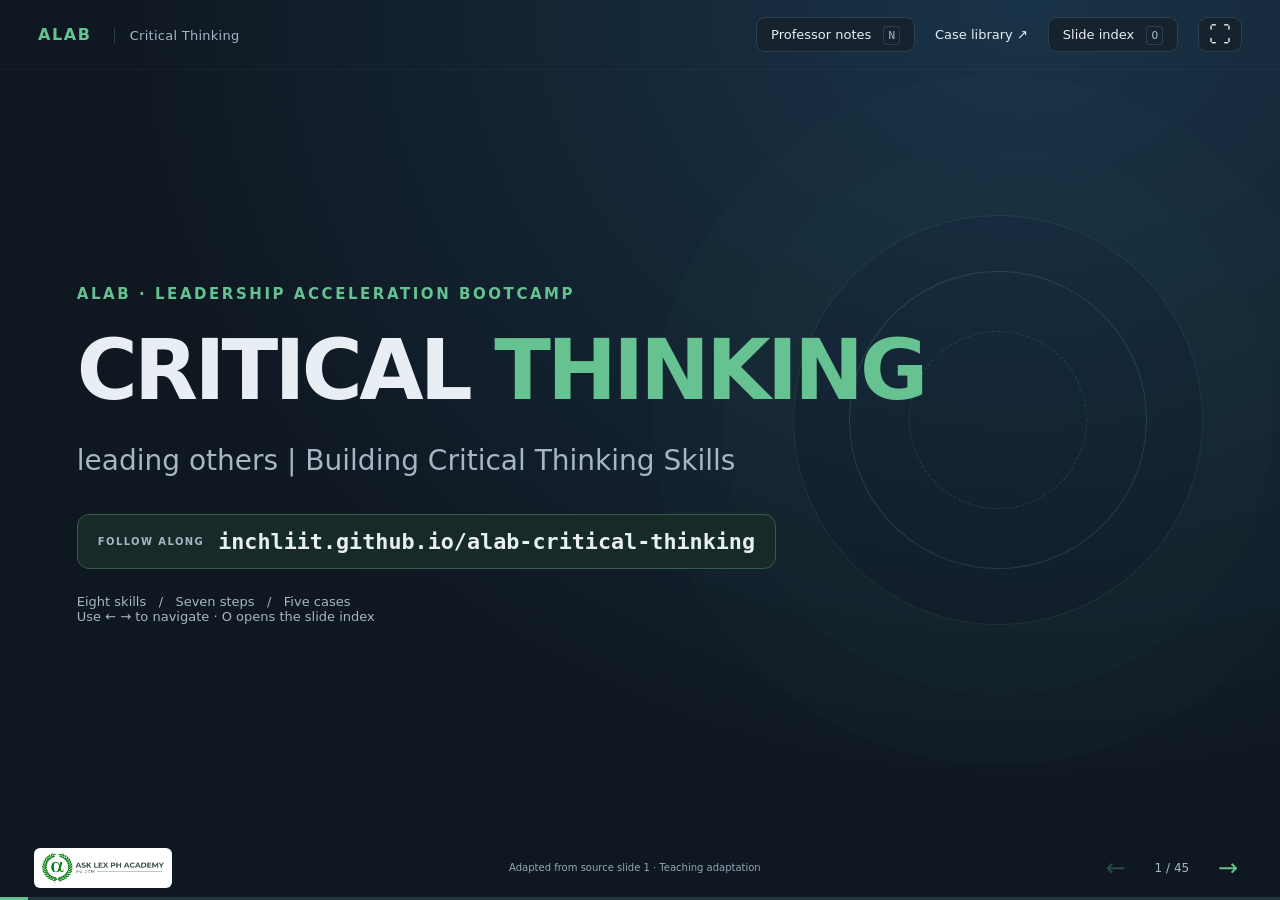
<file: index.html>
<!doctype html>
<html lang="en">
<head><meta charset="utf-8"><meta name="viewport" content="width=device-width,initial-scale=1"><meta name="description" content="ALAB Critical Thinking: 45 slides, eight skills, seven steps, and five student cases."><title>ALAB · Building Critical Thinking Skills</title><link rel="stylesheet" href="style.css"></head>
<body class="presentation">
<header class="deck-header"><a class="brand" href="#/title">ALAB <span>Critical Thinking</span></a><nav><a href="cases.html">Case library ↗</a><button id="overview" aria-haspopup="dialog">Slide index <span class="key">O</span></button><button id="fullscreen" aria-label="Toggle fullscreen" title="Fullscreen (F)">⛶</button></nav></header>
<main id="slide" tabindex="-1" aria-label="Presentation slide"></main>
<footer class="deck-footer"><img src="assets/logo.png" alt="Ask Lex PH Academy"><span id="source-label"></span><div class="navigation"><button id="prev" aria-label="Previous slide">←</button><span id="count" aria-live="polite"></span><button id="next" aria-label="Next slide">→</button></div></footer>
<div class="progress" aria-hidden="true"><div id="progress"></div></div>
<dialog id="index-dialog" aria-labelledby="index-title"><div class="dialog-heading"><h2 id="index-title">Your session map</h2><button id="close-index" aria-label="Close slide index">✕</button></div><p>Jump to any slide. Arrow keys move through the deck.</p><div id="slide-index"></div></dialog>
<noscript><p class="noscript">Please enable JavaScript to view the slides, or <a href="cases.html">read the student case library</a>.</p></noscript>
<script src="data.js"></script><script src="professor-notes.enc.js"></script><script src="deck.js"></script><script src="professor-notes.js"></script>
</body></html>
</file>
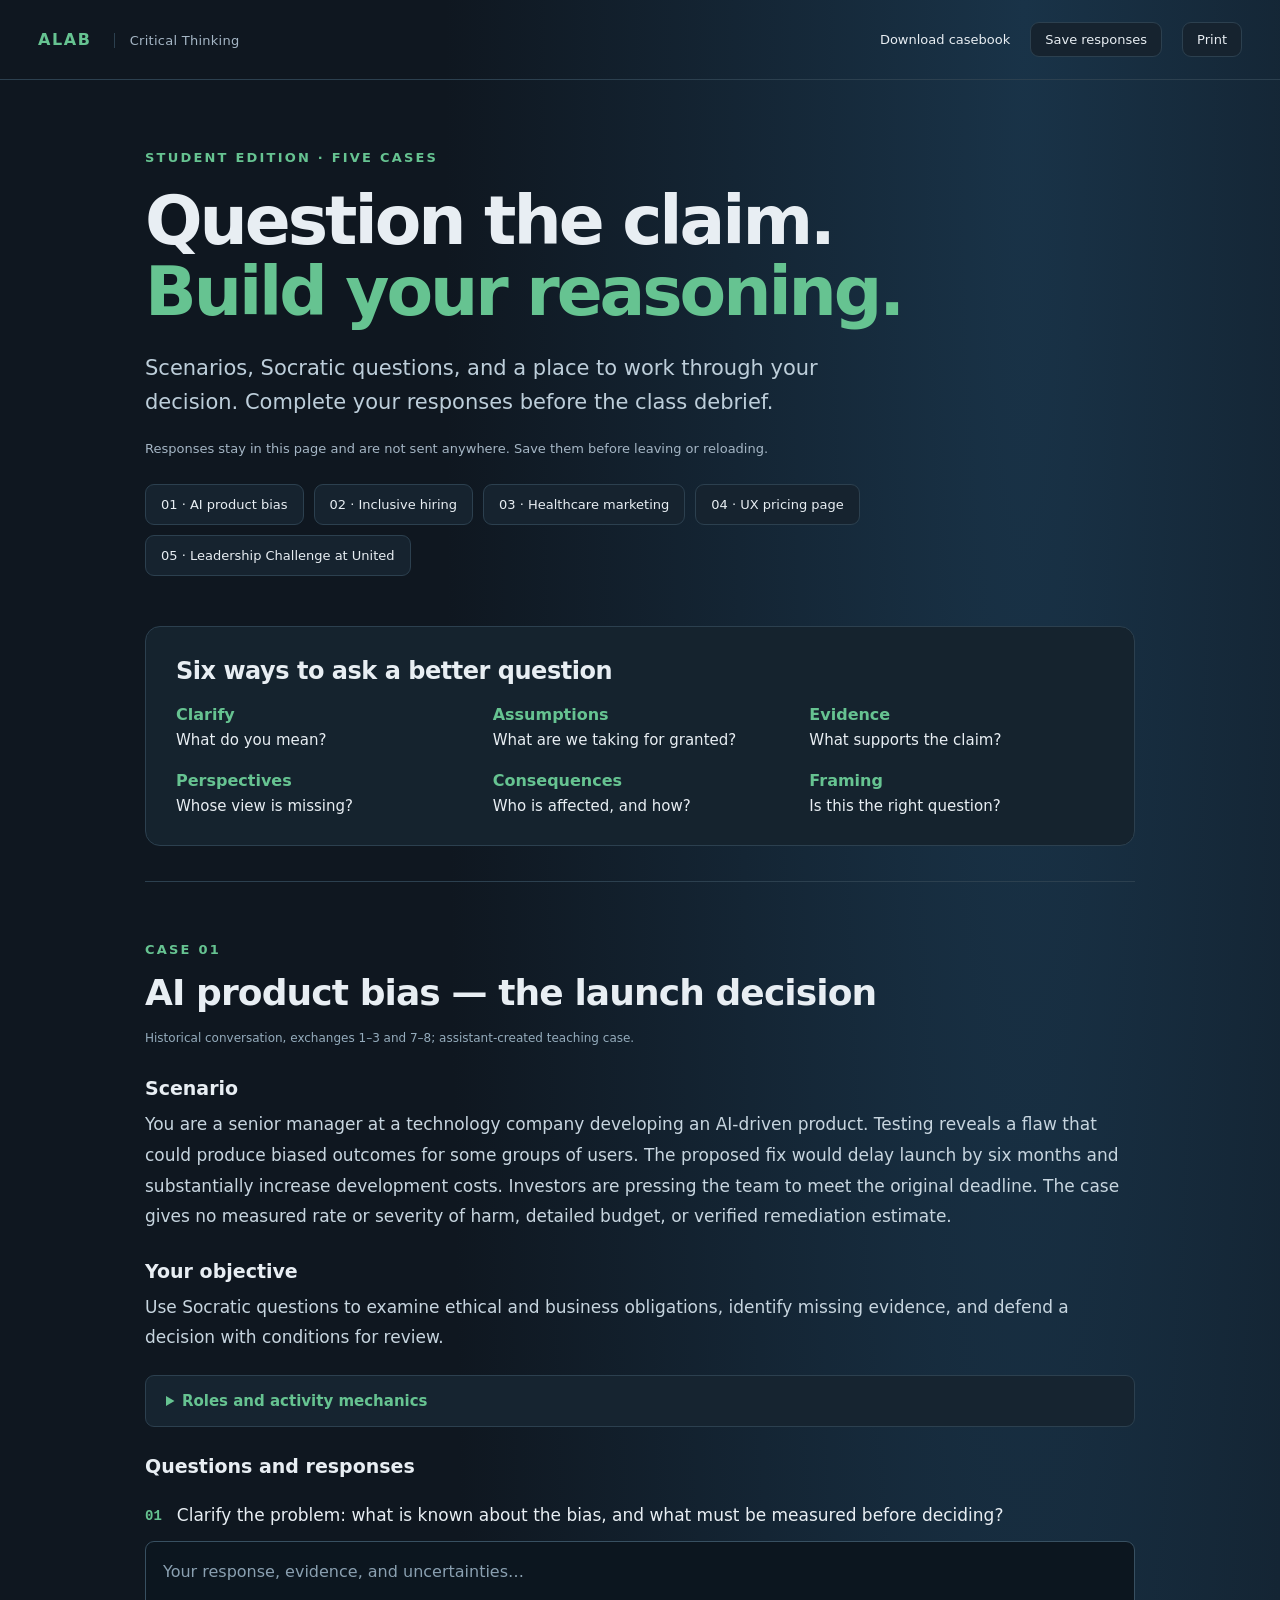
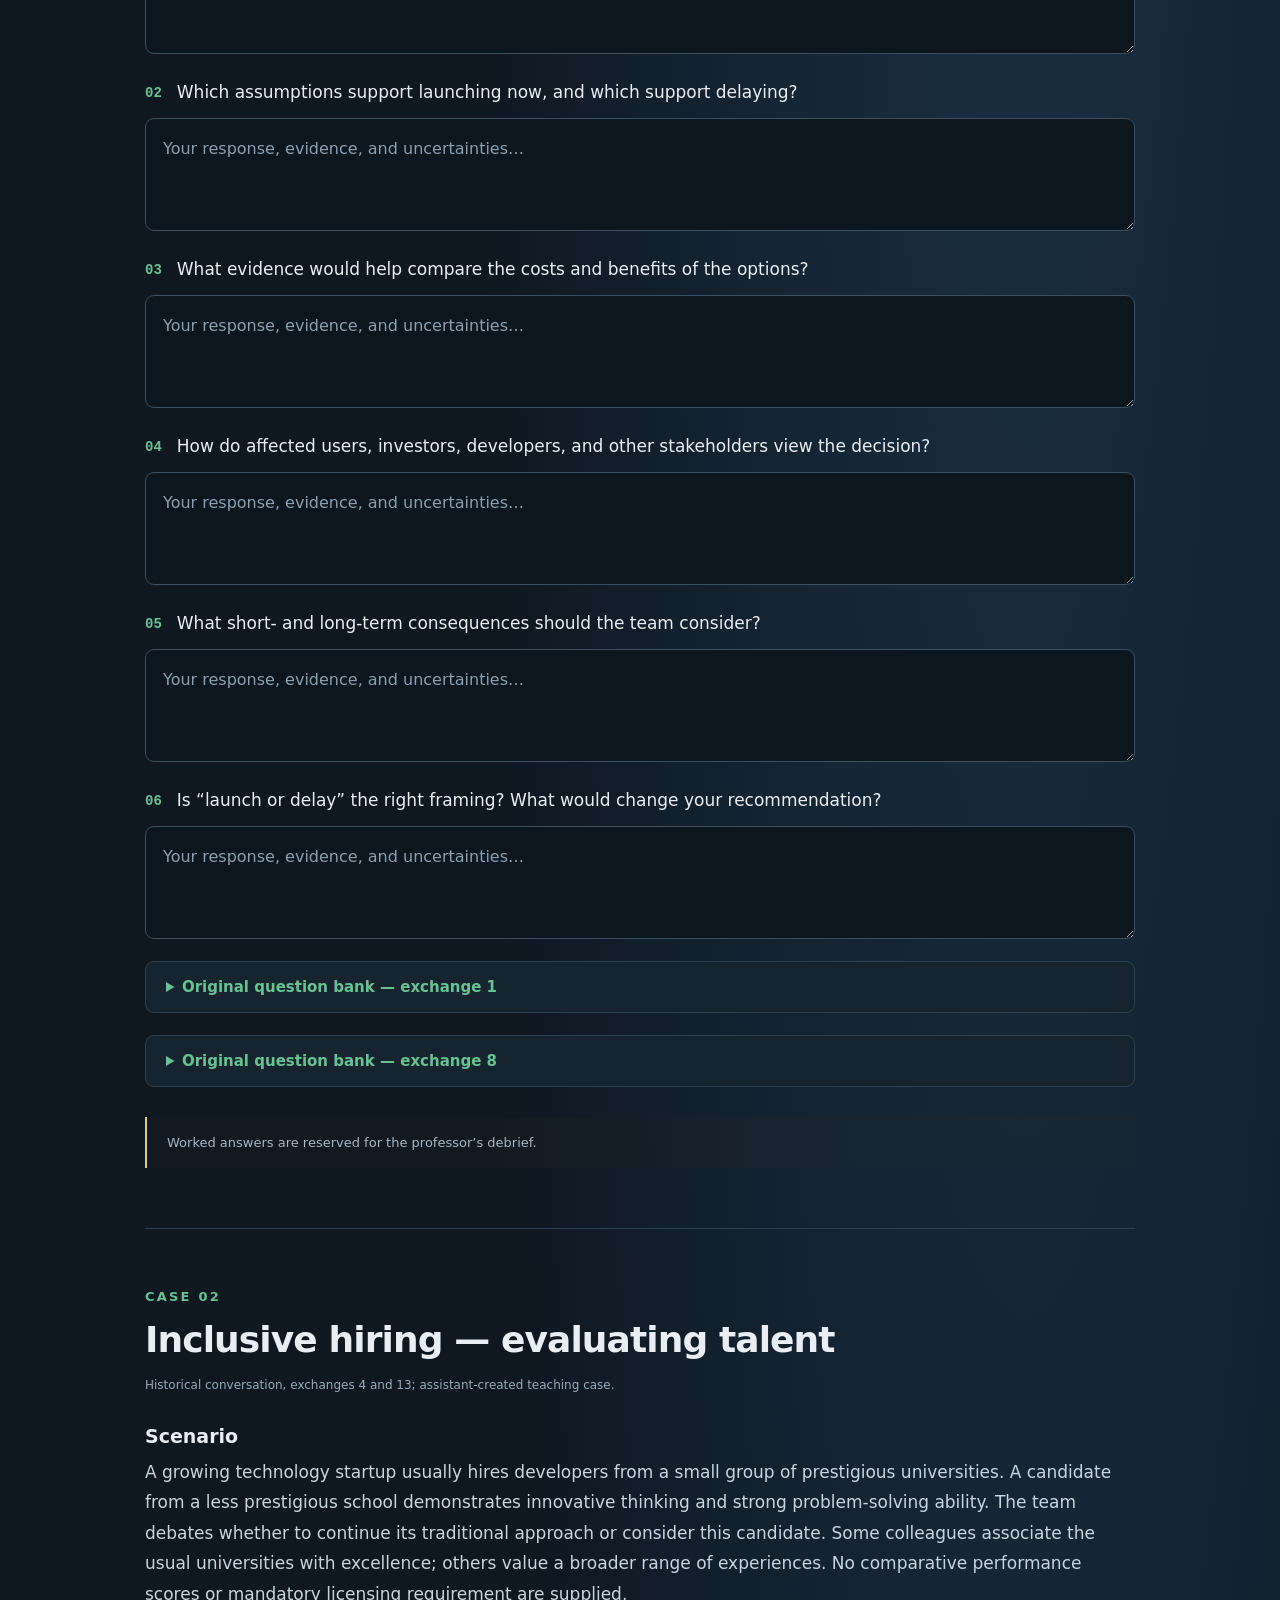
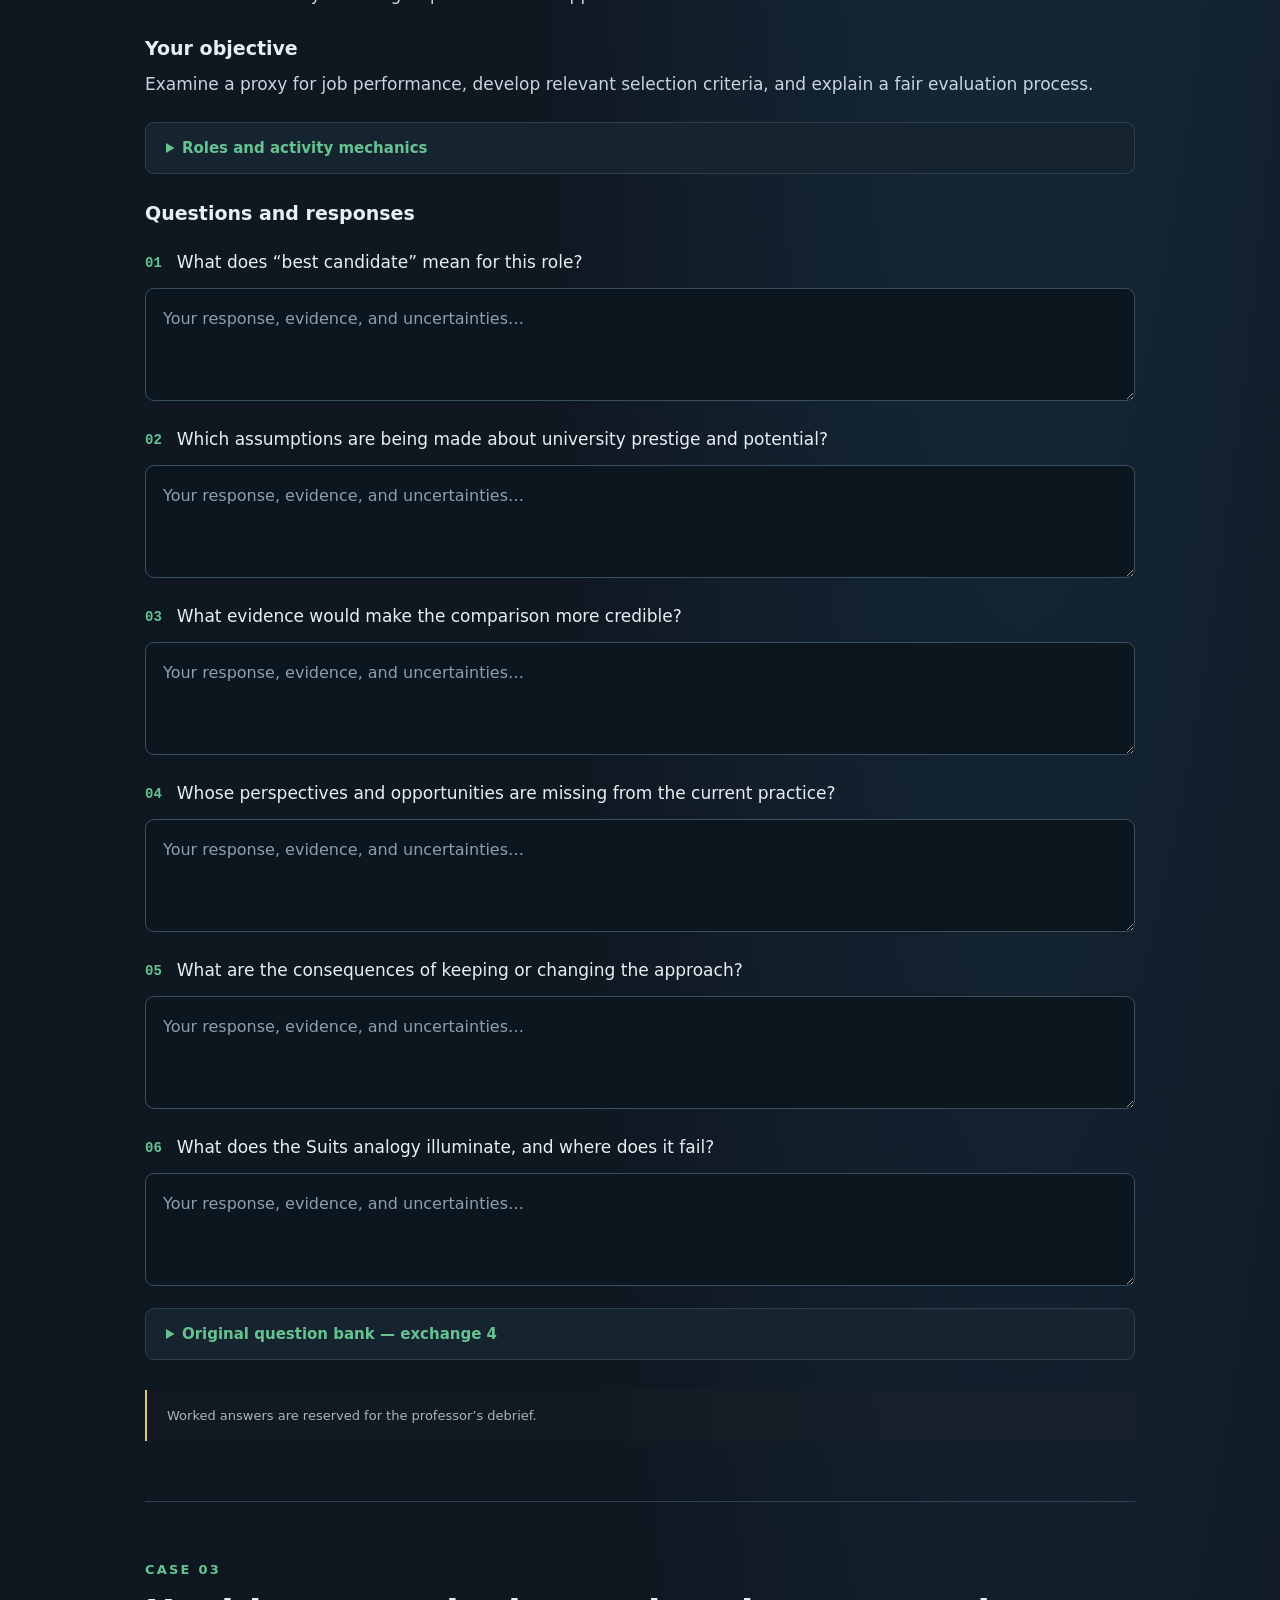
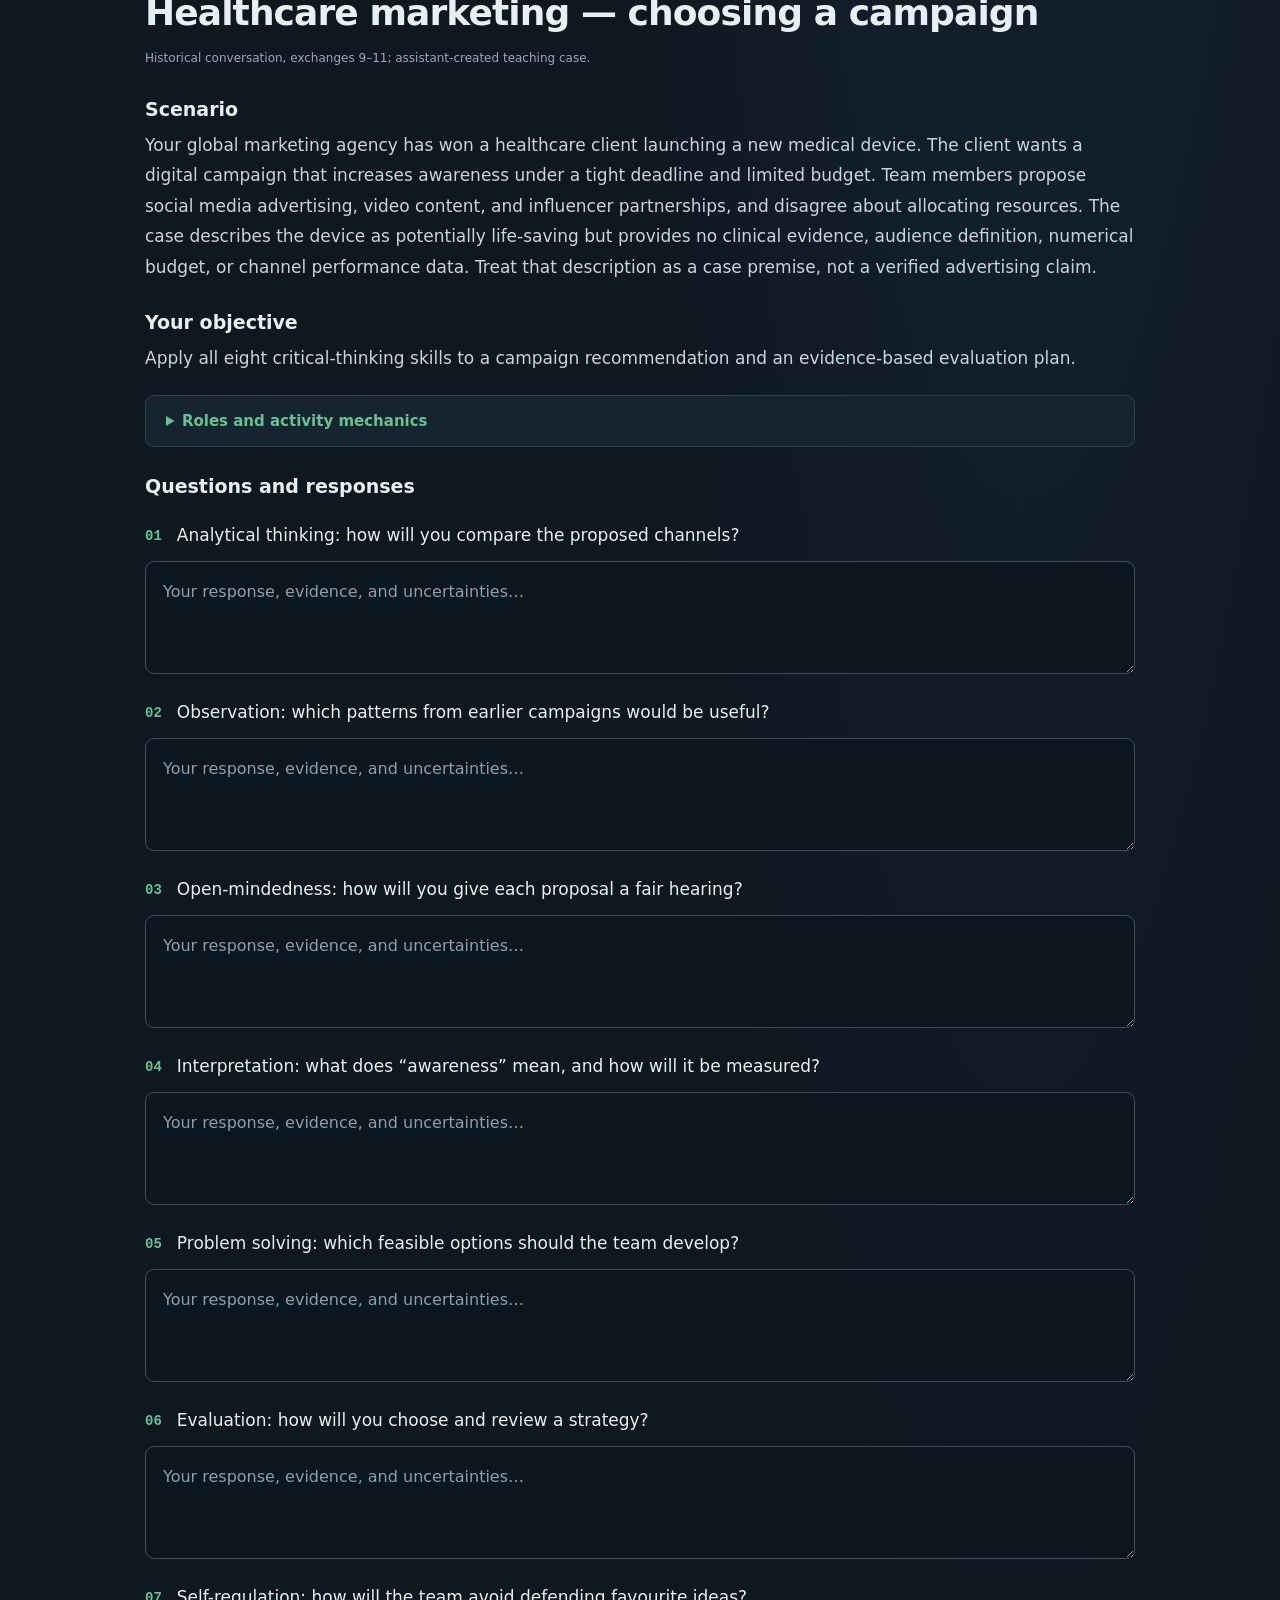
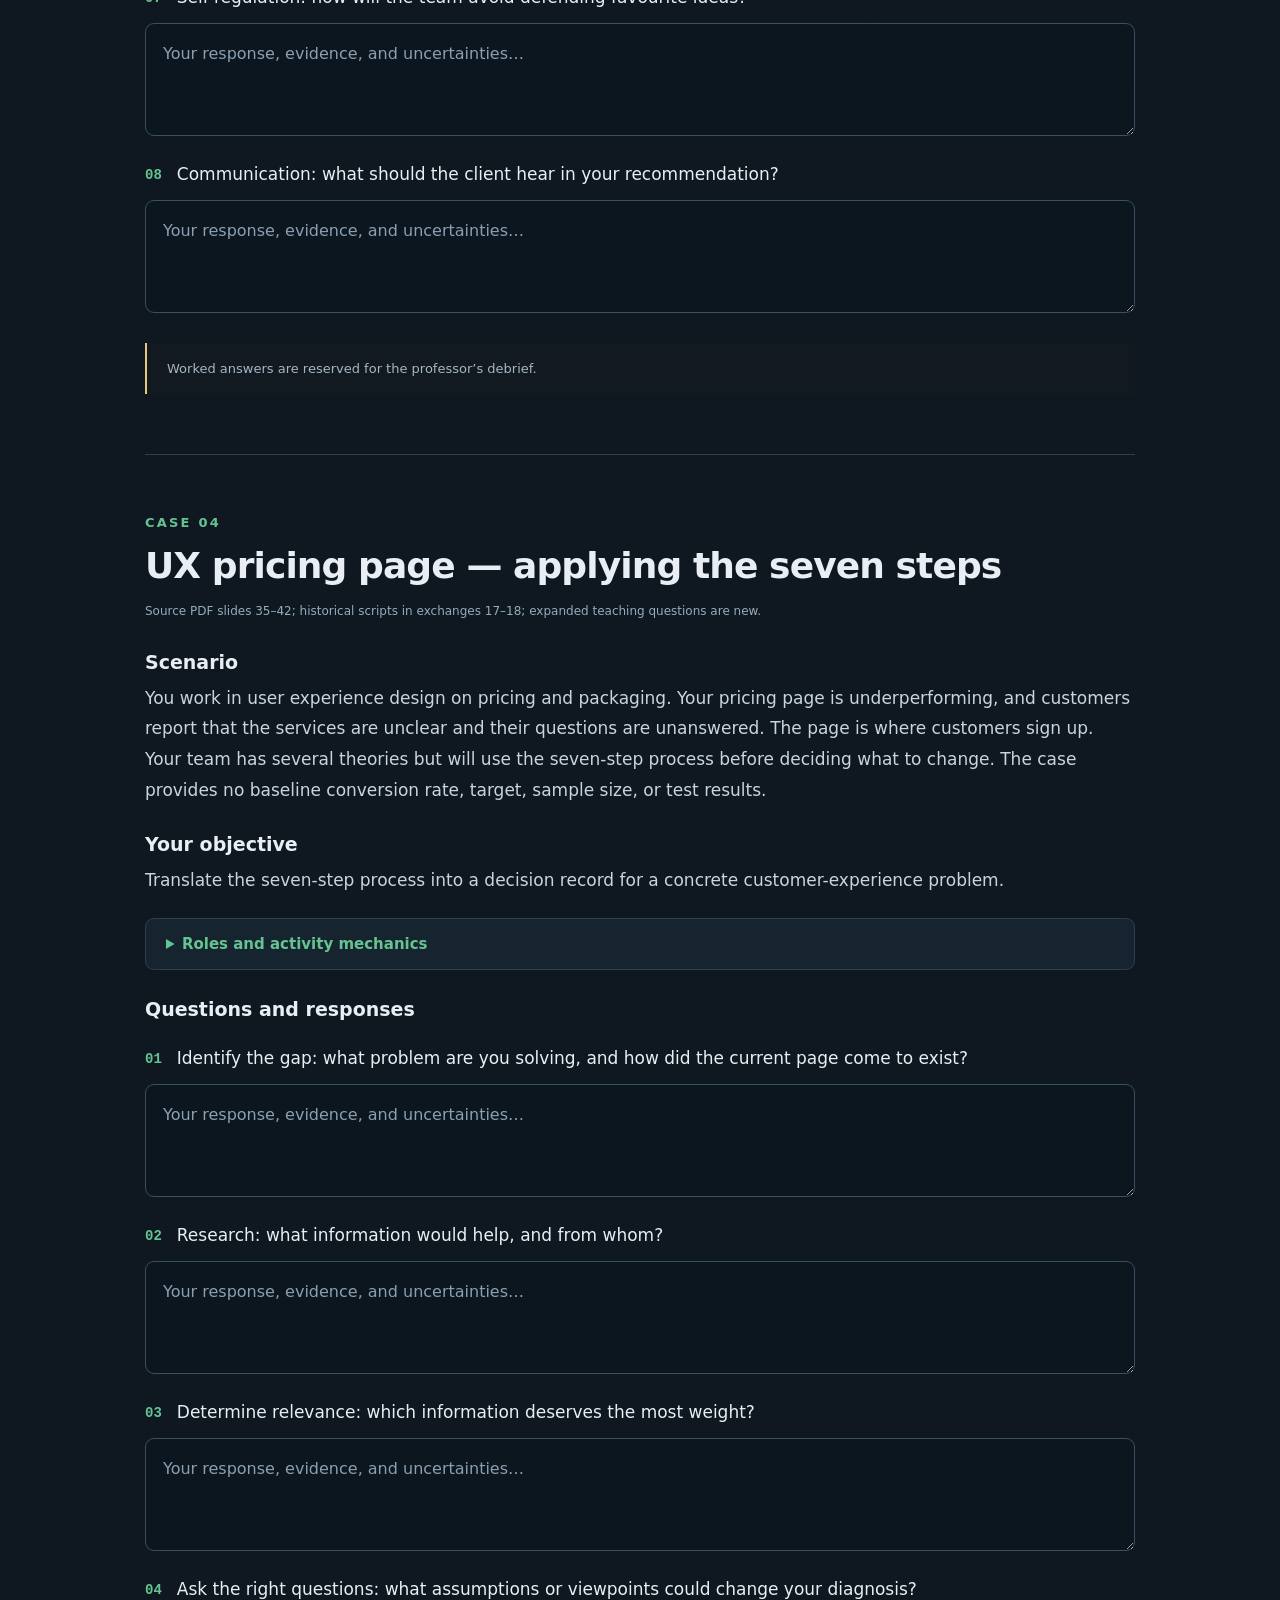
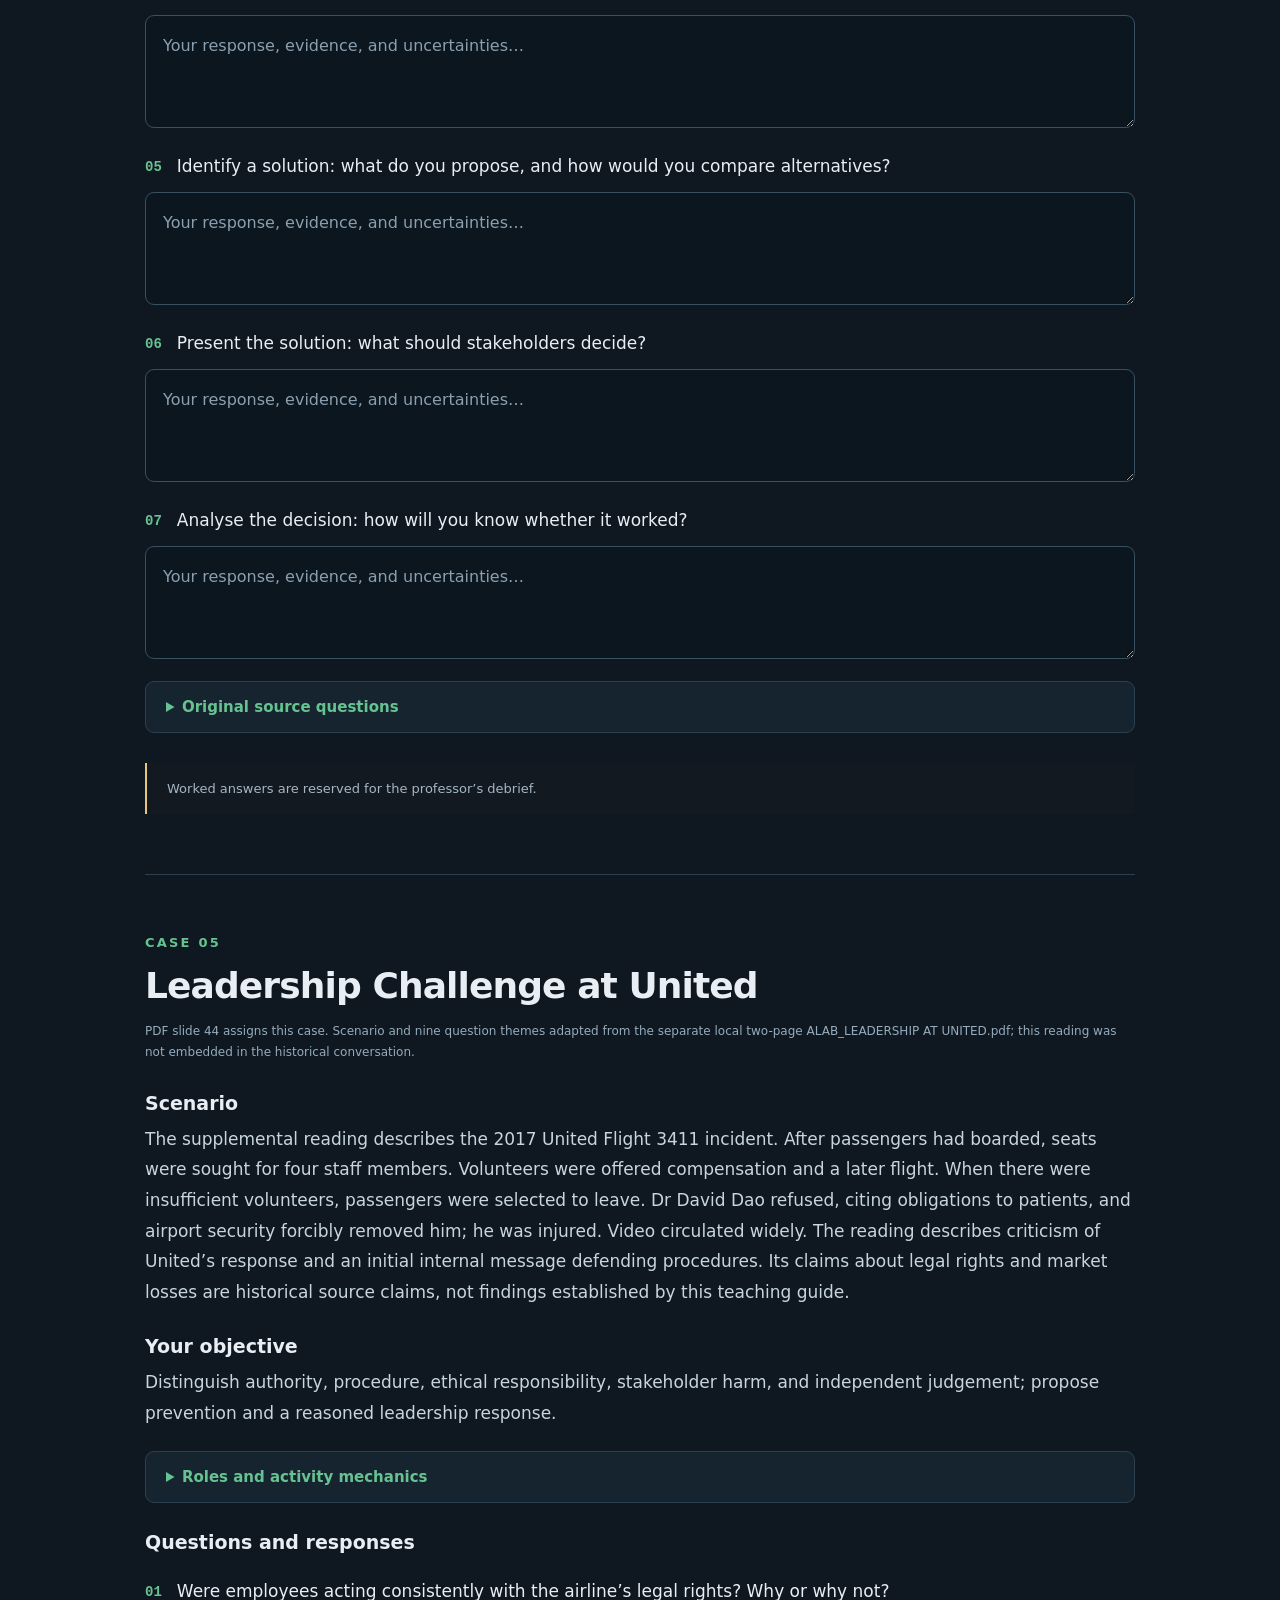
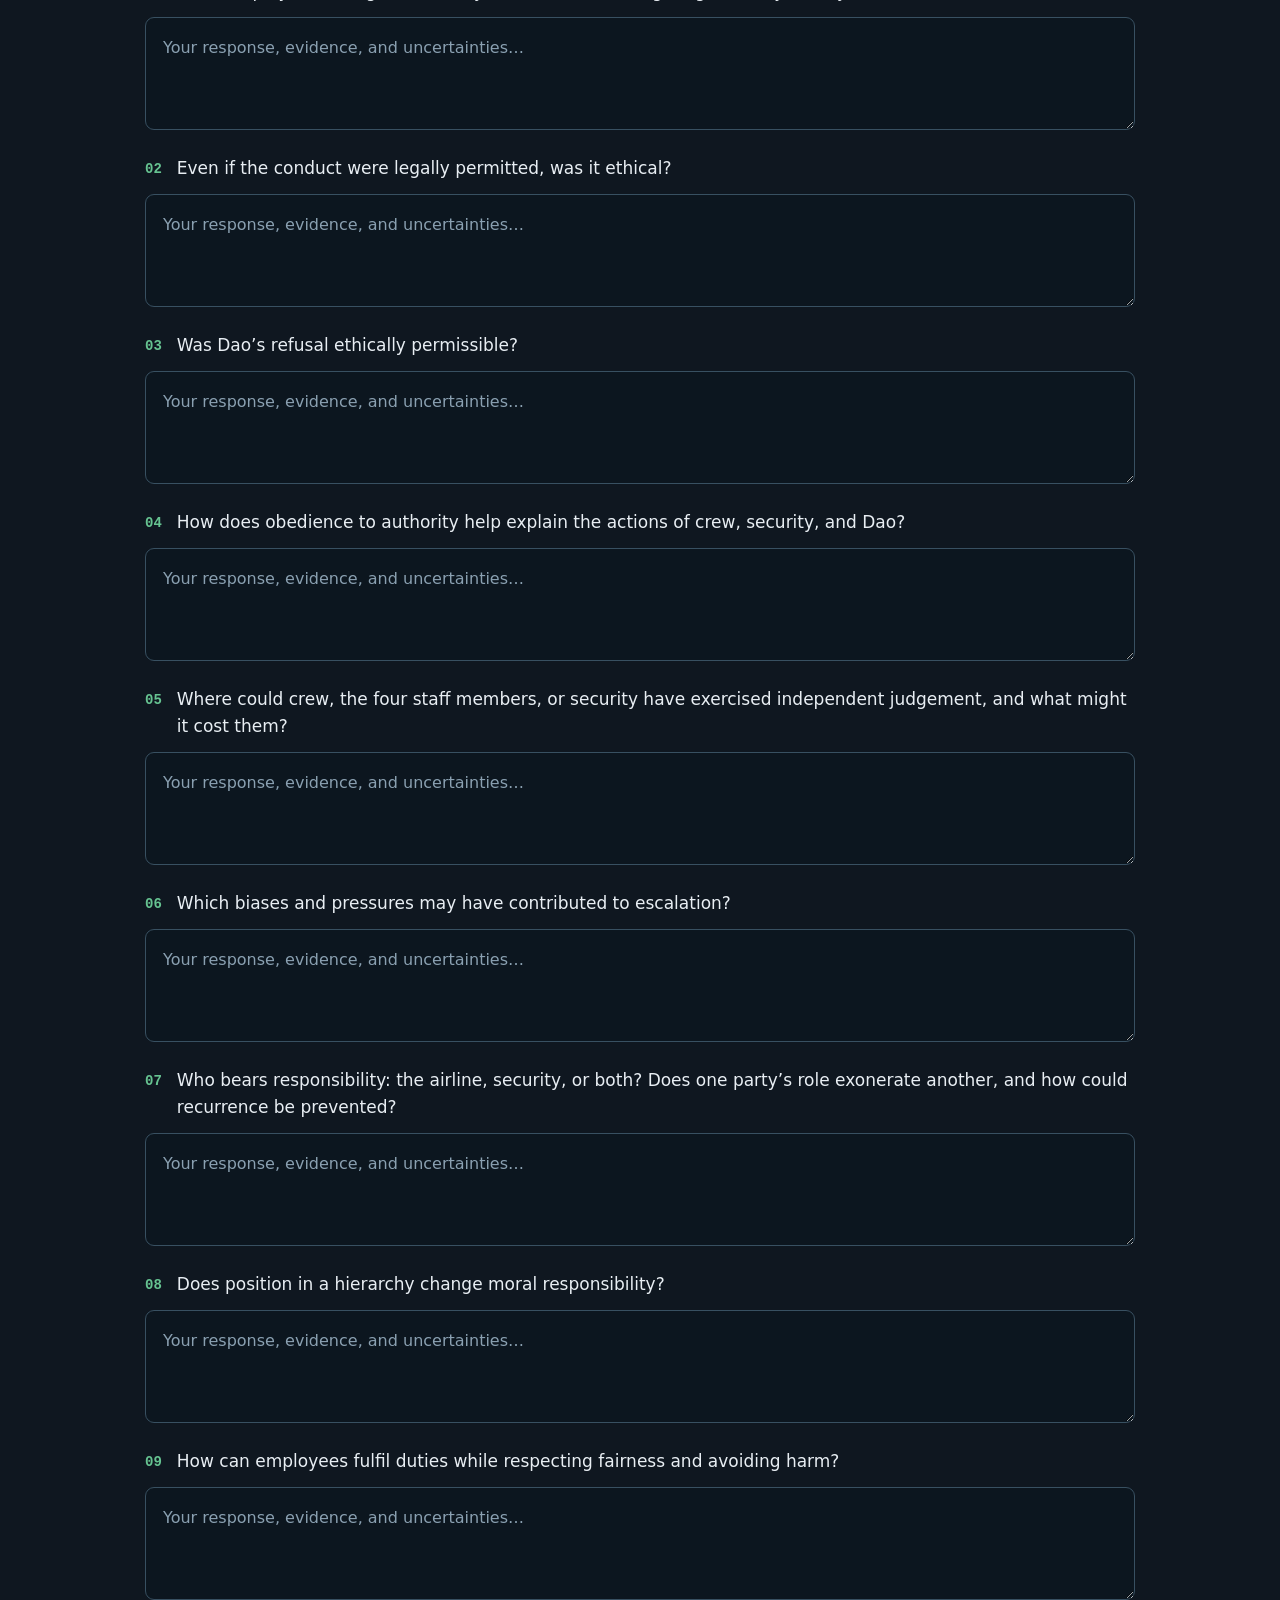
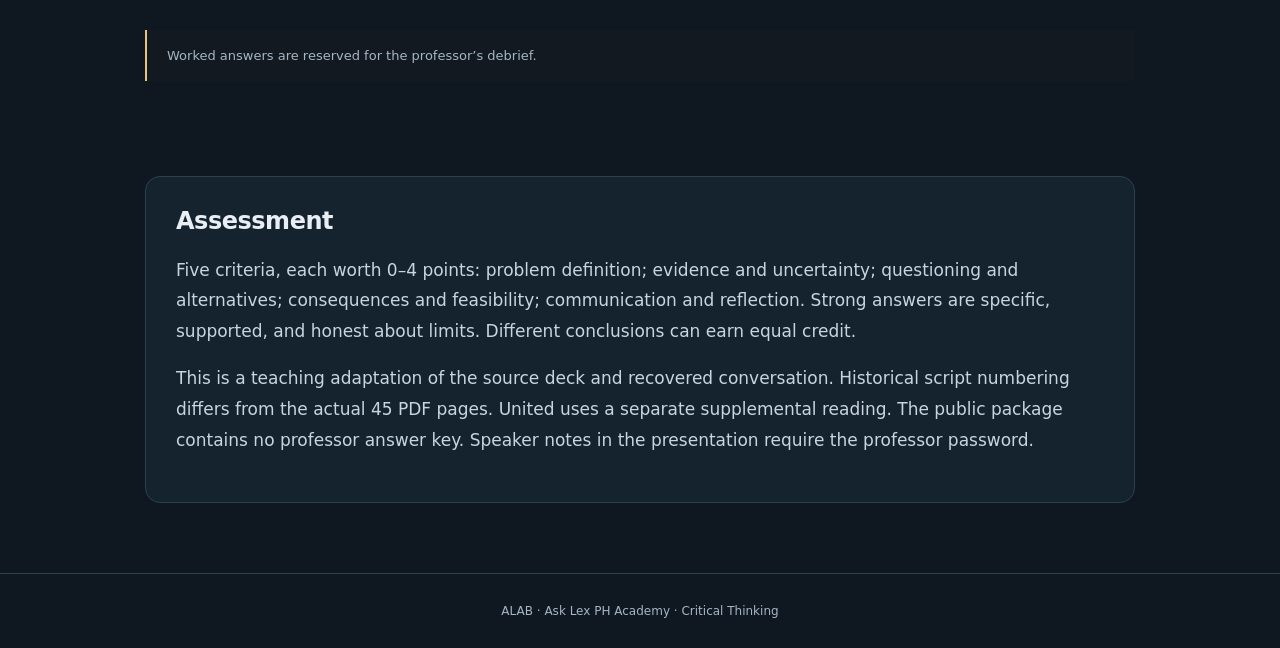
<file: cases.html>
<!doctype html><html lang="en"><head><meta charset="utf-8"><meta name="viewport" content="width=device-width,initial-scale=1"><title>ALAB · Student case library</title><link rel="stylesheet" href="style.css"></head><body class="casebook"><header class="case-header"><a href="index.html#/title" class="brand">ALAB <span>Critical Thinking</span></a><nav><a href="downloads/ALAB_Student_Casebook.md" download>Download casebook</a><button id="save">Save responses</button><button id="print">Print</button></nav></header><main class="case-main"><div class="eyebrow">STUDENT EDITION · FIVE CASES</div><h1>Question the claim.<br><em>Build your reasoning.</em></h1><p class="lead">Scenarios, Socratic questions, and a place to work through your decision. Complete your responses before the class debrief.</p><p class="privacy">Responses stay in this page and are not sent anywhere. Save them before leaving or reloading.</p><nav class="case-nav"><a href="#ai">01 · AI product bias</a><a href="#hiring">02 · Inclusive hiring</a><a href="#marketing">03 · Healthcare marketing</a><a href="#ux">04 · UX pricing page</a><a href="#united">05 · Leadership Challenge at United</a></nav><section class="toolkit"><h2>Six ways to ask a better question</h2><div class="toolkit-grid"><div><h3>Clarify</h3><p>What do you mean?</p></div><div><h3>Assumptions</h3><p>What are we taking for granted?</p></div><div><h3>Evidence</h3><p>What supports the claim?</p></div><div><h3>Perspectives</h3><p>Whose view is missing?</p></div><div><h3>Consequences</h3><p>Who is affected, and how?</p></div><div><h3>Framing</h3><p>Is this the right question?</p></div></div></section><article class="case" id="ai"><div class="eyebrow">CASE 01</div><h2>AI product bias — the launch decision</h2><p class="provenance">Historical conversation, exchanges 1–3 and 7–8; assistant-created teaching case.</p><h3>Scenario</h3><p>You are a senior manager at a technology company developing an AI-driven product. Testing reveals a flaw that could produce biased outcomes for some groups of users. The proposed fix would delay launch by six months and substantially increase development costs. Investors are pressing the team to meet the original deadline. The case gives no measured rate or severity of harm, detailed budget, or verified remediation estimate.</p><h3>Your objective</h3><p>Use Socratic questions to examine ethical and business obligations, identify missing evidence, and defend a decision with conditions for review.</p><details><summary>Roles and activity mechanics</summary><p>Groups of 4–5: facilitator/questioner, decision lead, investor advocate, user advocate, and optional observer. With four members, the facilitator also records observations.</p><p>30 minutes total: 5 minutes to read, clarify the task, and assign roles; 15 minutes for Socratic discussion; 5 minutes to record a decision; 3 minutes for group reflection; 2 minutes for a facilitator wrap-up. The two-minute case review is included within the first five minutes. Whole-class reports require extra time or a sampled report-out.</p></details><h3>Questions and responses</h3><label class="question" for="ai-1"><span>01</span>Clarify the problem: what is known about the bias, and what must be measured before deciding?</label><textarea id="ai-1" data-question="Clarify the problem: what is known about the bias, and what must be measured before deciding?" placeholder="Your response, evidence, and uncertainties…" rows="3"></textarea><label class="question" for="ai-2"><span>02</span>Which assumptions support launching now, and which support delaying?</label><textarea id="ai-2" data-question="Which assumptions support launching now, and which support delaying?" placeholder="Your response, evidence, and uncertainties…" rows="3"></textarea><label class="question" for="ai-3"><span>03</span>What evidence would help compare the costs and benefits of the options?</label><textarea id="ai-3" data-question="What evidence would help compare the costs and benefits of the options?" placeholder="Your response, evidence, and uncertainties…" rows="3"></textarea><label class="question" for="ai-4"><span>04</span>How do affected users, investors, developers, and other stakeholders view the decision?</label><textarea id="ai-4" data-question="How do affected users, investors, developers, and other stakeholders view the decision?" placeholder="Your response, evidence, and uncertainties…" rows="3"></textarea><label class="question" for="ai-5"><span>05</span>What short- and long-term consequences should the team consider?</label><textarea id="ai-5" data-question="What short- and long-term consequences should the team consider?" placeholder="Your response, evidence, and uncertainties…" rows="3"></textarea><label class="question" for="ai-6"><span>06</span>Is “launch or delay” the right framing? What would change your recommendation?</label><textarea id="ai-6" data-question="Is “launch or delay” the right framing? What would change your recommendation?" placeholder="Your response, evidence, and uncertainties…" rows="3"></textarea><details><summary>Original question bank — exchange 1</summary><h4>Clarification Questions</h4><ul><li>What exactly is the flaw in the AI’s decision-making process?</li><li>Can we quantify how often and how severely the bias affects the results?</li></ul><h4>Probing Assumptions</h4><ul><li>Are we assuming that the bias will not cause significant harm to users?</li><li>What are we assuming about the impact on our company’s reputation if the bias becomes public?</li></ul><h4>Probing Rationale and Evidence</h4><ul><li>What evidence do we have that delaying the product would harm the company&#x27;s market position?</li><li>Do we have any data showing the potential financial impact of fixing the bias?</li></ul><h4>Questioning Viewpoints and Perspectives</h4><ul><li>How might the affected users perceive the product if the bias is not fixed?</li><li>What would our competitors do in a similar situation?</li></ul><h4>Probing Implications and Consequences</h4><ul><li>What are the short-term and long-term consequences of launching the product without addressing the bias?</li><li>Could there be legal implications if users experience harm from the biased AI?</li></ul><h4>Questioning the Question</h4><ul><li>Why is the focus primarily on the deadline instead of user safety and fairness?</li><li>Is this even the right question to be asking when considering the company&#x27;s values?</li></ul></details><details><summary>Original question bank — exchange 8</summary><h4>Clarification Questions</h4><ul><li>What specific bias has been identified in the AI, and how does it affect users?</li><li>How much time and resources would be required to fix the bias?</li><li>How will fixing the bias improve the overall functionality of the AI?</li></ul><h4>Probing Assumptions</h4><ul><li>Are we assuming that delaying the product won’t significantly damage the company’s financial position or investor trust?</li><li>What are we assuming about the long-term benefits of fixing the bias compared to the short-term benefits of launching on time?</li><li>Is it possible we are overestimating the potential harm of the bias?</li></ul><h4>Probing Rationale and Evidence</h4><ul><li>What evidence do we have that delaying the launch to fix the bias will prevent reputational or legal risks?</li><li>How do we know that our users will appreciate the delay rather than just wanting the product now?</li><li>What examples of companies facing similar ethical dilemmas can we look to for guidance?</li></ul><h4>Exploring Viewpoints and Perspectives</h4><ul><li>How might the investors react if we delay the launch? Are there ways to mitigate their concerns?</li><li>What would the users’ perspective be on the bias if they were aware of it?</li><li>How would our competitors handle this situation? Would they prioritize speed or fairness?</li></ul><h4>Probing Implications and Consequences</h4><ul><li>What are the long-term implications for the company if we launch a product with known biases?</li><li>Could delaying the launch create opportunities for competitors to gain market share?</li><li>What are the potential consequences for customer trust and loyalty if we launch a biased product?</li></ul><h4>Questioning the Question</h4><ul><li>Are we asking the right question when deciding between launching now or fixing the bias? Should we be considering other alternatives (e.g., partial launch or phased fixes)?</li><li>Why are we focusing solely on the deadline versus product quality and fairness?</li><li>Should the primary question be about short-term gains versus long-term sustainability?</li></ul></details><div class="answer-redacted">Worked answers are reserved for the professor’s debrief.</div></article><article class="case" id="hiring"><div class="eyebrow">CASE 02</div><h2>Inclusive hiring — evaluating talent</h2><p class="provenance">Historical conversation, exchanges 4 and 13; assistant-created teaching case.</p><h3>Scenario</h3><p>A growing technology startup usually hires developers from a small group of prestigious universities. A candidate from a less prestigious school demonstrates innovative thinking and strong problem-solving ability. The team debates whether to continue its traditional approach or consider this candidate. Some colleagues associate the usual universities with excellence; others value a broader range of experiences. No comparative performance scores or mandatory licensing requirement are supplied.</p><h3>Your objective</h3><p>Examine a proxy for job performance, develop relevant selection criteria, and explain a fair evaluation process.</p><details><summary>Roles and activity mechanics</summary><p>Groups of 4–5: hiring lead, skills assessor, traditional-practice advocate, candidate-experience advocate, and optional observer. Evaluate a fictional process; do not assess classmates or real applicants.</p><p>30 minutes total: 5 minutes reading and roles; 15 minutes questioning; 5 minutes drafting a selection process; 3 minutes reflection; 2 minutes wrap-up. This timing is a new teaching adaptation.</p></details><h3>Questions and responses</h3><label class="question" for="hiring-1"><span>01</span>What does “best candidate” mean for this role?</label><textarea id="hiring-1" data-question="What does “best candidate” mean for this role?" placeholder="Your response, evidence, and uncertainties…" rows="3"></textarea><label class="question" for="hiring-2"><span>02</span>Which assumptions are being made about university prestige and potential?</label><textarea id="hiring-2" data-question="Which assumptions are being made about university prestige and potential?" placeholder="Your response, evidence, and uncertainties…" rows="3"></textarea><label class="question" for="hiring-3"><span>03</span>What evidence would make the comparison more credible?</label><textarea id="hiring-3" data-question="What evidence would make the comparison more credible?" placeholder="Your response, evidence, and uncertainties…" rows="3"></textarea><label class="question" for="hiring-4"><span>04</span>Whose perspectives and opportunities are missing from the current practice?</label><textarea id="hiring-4" data-question="Whose perspectives and opportunities are missing from the current practice?" placeholder="Your response, evidence, and uncertainties…" rows="3"></textarea><label class="question" for="hiring-5"><span>05</span>What are the consequences of keeping or changing the approach?</label><textarea id="hiring-5" data-question="What are the consequences of keeping or changing the approach?" placeholder="Your response, evidence, and uncertainties…" rows="3"></textarea><label class="question" for="hiring-6"><span>06</span>What does the Suits analogy illuminate, and where does it fail?</label><textarea id="hiring-6" data-question="What does the Suits analogy illuminate, and where does it fail?" placeholder="Your response, evidence, and uncertainties…" rows="3"></textarea><details><summary>Original question bank — exchange 4</summary><h4>Clarification Questions</h4><ul><li>What is our current hiring practice, and why has it been successful in the past?</li><li>What specific qualities make this candidate stand out from other applicants?</li></ul><h4>Probing Assumptions</h4><ul><li>Are we assuming that graduates from top universities are always better employees? What evidence supports or contradicts this assumption?</li><li>Is the concern about the company’s reputation based on objective criteria or subjective bias?</li></ul><h4>Probing Rationale and Evidence</h4><ul><li>Do we have data showing a correlation between hiring from prestigious universities and employee performance?</li><li>How do we define &quot;success&quot; for our employees? Is it based solely on their educational background, or are there other factors like creativity and problem-solving?</li></ul><h4>Questioning Viewpoints and Perspectives</h4><ul><li>What might we gain by broadening our hiring pool? How could hiring from more diverse educational backgrounds impact our company culture?</li><li>How might our traditional hiring approach limit our access to untapped potential?</li></ul><h4>Probing Implications and Consequences</h4><ul><li>What are the long-term consequences of continuing to hire from the same universities?</li><li>What risks do we take by hiring someone outside of our usual pool, and how can we mitigate them?</li></ul><h4>Questioning the Question</h4><ul><li>Why do we equate a university&#x27;s prestige with a candidate&#x27;s potential value to the company?</li><li>Is it possible that we’re focusing too much on the wrong criteria for evaluating talent?</li></ul></details><div class="answer-redacted">Worked answers are reserved for the professor’s debrief.</div></article><article class="case" id="marketing"><div class="eyebrow">CASE 03</div><h2>Healthcare marketing — choosing a campaign</h2><p class="provenance">Historical conversation, exchanges 9–11; assistant-created teaching case.</p><h3>Scenario</h3><p>Your global marketing agency has won a healthcare client launching a new medical device. The client wants a digital campaign that increases awareness under a tight deadline and limited budget. Team members propose social media advertising, video content, and influencer partnerships, and disagree about allocating resources. The case describes the device as potentially life-saving but provides no clinical evidence, audience definition, numerical budget, or channel performance data. Treat that description as a case premise, not a verified advertising claim.</p><h3>Your objective</h3><p>Apply all eight critical-thinking skills to a campaign recommendation and an evidence-based evaluation plan.</p><details><summary>Roles and activity mechanics</summary><p>Groups of 4–5: team lead, analyst, observer, open-mindedness advocate, and optional evaluator. With four members, evaluation is shared. Everyone contributes to interpretation, self-regulation, and communication.</p><p>30 minutes total: 5 minutes briefing and roles; 20 minutes discussion and preparation; 5 minutes total for sampled pitches or paired feedback. If every group needs a five-minute presentation, add five minutes per presenting group after the initial 25 minutes.</p></details><h3>Questions and responses</h3><label class="question" for="marketing-1"><span>01</span>Analytical thinking: how will you compare the proposed channels?</label><textarea id="marketing-1" data-question="Analytical thinking: how will you compare the proposed channels?" placeholder="Your response, evidence, and uncertainties…" rows="3"></textarea><label class="question" for="marketing-2"><span>02</span>Observation: which patterns from earlier campaigns would be useful?</label><textarea id="marketing-2" data-question="Observation: which patterns from earlier campaigns would be useful?" placeholder="Your response, evidence, and uncertainties…" rows="3"></textarea><label class="question" for="marketing-3"><span>03</span>Open-mindedness: how will you give each proposal a fair hearing?</label><textarea id="marketing-3" data-question="Open-mindedness: how will you give each proposal a fair hearing?" placeholder="Your response, evidence, and uncertainties…" rows="3"></textarea><label class="question" for="marketing-4"><span>04</span>Interpretation: what does “awareness” mean, and how will it be measured?</label><textarea id="marketing-4" data-question="Interpretation: what does “awareness” mean, and how will it be measured?" placeholder="Your response, evidence, and uncertainties…" rows="3"></textarea><label class="question" for="marketing-5"><span>05</span>Problem solving: which feasible options should the team develop?</label><textarea id="marketing-5" data-question="Problem solving: which feasible options should the team develop?" placeholder="Your response, evidence, and uncertainties…" rows="3"></textarea><label class="question" for="marketing-6"><span>06</span>Evaluation: how will you choose and review a strategy?</label><textarea id="marketing-6" data-question="Evaluation: how will you choose and review a strategy?" placeholder="Your response, evidence, and uncertainties…" rows="3"></textarea><label class="question" for="marketing-7"><span>07</span>Self-regulation: how will the team avoid defending favourite ideas?</label><textarea id="marketing-7" data-question="Self-regulation: how will the team avoid defending favourite ideas?" placeholder="Your response, evidence, and uncertainties…" rows="3"></textarea><label class="question" for="marketing-8"><span>08</span>Communication: what should the client hear in your recommendation?</label><textarea id="marketing-8" data-question="Communication: what should the client hear in your recommendation?" placeholder="Your response, evidence, and uncertainties…" rows="3"></textarea><div class="answer-redacted">Worked answers are reserved for the professor’s debrief.</div></article><article class="case" id="ux"><div class="eyebrow">CASE 04</div><h2>UX pricing page — applying the seven steps</h2><p class="provenance">Source PDF slides 35–42; historical scripts in exchanges 17–18; expanded teaching questions are new.</p><h3>Scenario</h3><p>You work in user experience design on pricing and packaging. Your pricing page is underperforming, and customers report that the services are unclear and their questions are unanswered. The page is where customers sign up. Your team has several theories but will use the seven-step process before deciding what to change. The case provides no baseline conversion rate, target, sample size, or test results.</p><h3>Your objective</h3><p>Translate the seven-step process into a decision record for a concrete customer-experience problem.</p><details><summary>Roles and activity mechanics</summary><p>Groups of 4–5: UX lead, customer advocate, evidence analyst, stakeholder representative, and optional recorder. Roles are a new classroom adaptation.</p><p>30 minutes total: 5 minutes reading; 14 minutes to work through the seven steps; 6 minutes for a decision brief; 3 minutes peer questions; 2 minutes reflection. Students complete their proposal before the professor discusses worked examples.</p></details><h3>Questions and responses</h3><label class="question" for="ux-1"><span>01</span>Identify the gap: what problem are you solving, and how did the current page come to exist?</label><textarea id="ux-1" data-question="Identify the gap: what problem are you solving, and how did the current page come to exist?" placeholder="Your response, evidence, and uncertainties…" rows="3"></textarea><label class="question" for="ux-2"><span>02</span>Research: what information would help, and from whom?</label><textarea id="ux-2" data-question="Research: what information would help, and from whom?" placeholder="Your response, evidence, and uncertainties…" rows="3"></textarea><label class="question" for="ux-3"><span>03</span>Determine relevance: which information deserves the most weight?</label><textarea id="ux-3" data-question="Determine relevance: which information deserves the most weight?" placeholder="Your response, evidence, and uncertainties…" rows="3"></textarea><label class="question" for="ux-4"><span>04</span>Ask the right questions: what assumptions or viewpoints could change your diagnosis?</label><textarea id="ux-4" data-question="Ask the right questions: what assumptions or viewpoints could change your diagnosis?" placeholder="Your response, evidence, and uncertainties…" rows="3"></textarea><label class="question" for="ux-5"><span>05</span>Identify a solution: what do you propose, and how would you compare alternatives?</label><textarea id="ux-5" data-question="Identify a solution: what do you propose, and how would you compare alternatives?" placeholder="Your response, evidence, and uncertainties…" rows="3"></textarea><label class="question" for="ux-6"><span>06</span>Present the solution: what should stakeholders decide?</label><textarea id="ux-6" data-question="Present the solution: what should stakeholders decide?" placeholder="Your response, evidence, and uncertainties…" rows="3"></textarea><label class="question" for="ux-7"><span>07</span>Analyse the decision: how will you know whether it worked?</label><textarea id="ux-7" data-question="Analyse the decision: how will you know whether it worked?" placeholder="Your response, evidence, and uncertainties…" rows="3"></textarea><details><summary>Original source questions</summary><h4>Source PDF slide 36</h4><ul><li>Why did you design the pricing page the way you did?</li><li>Which stakeholders need to be involved in the decision-making process?</li><li>Where are users getting stuck on the page?</li><li>Are any features currently working?</li></ul><h4>Source PDF slide 37</h4><ul><li>How have our competitors set up their pricing pages?</li><li>Are there any pricing page best practices?</li><li>How does color, positioning, and animation impact navigation?</li><li>Are there any standard page layouts customers expect to see?</li></ul><h4>Source PDF slide 38</h4><ul><li>What trends, if any, are you noticing?</li><li>Is there any particularly relevant or important information that you must consider?</li></ul><h4>Source PDF slide 39</h4><ul><li>What assumptions am I making?</li><li>Is there anything I’m missing?</li><li>Have I connected with the right stakeholders?</li><li>Are there any other viewpoints I should consider?</li></ul></details><div class="answer-redacted">Worked answers are reserved for the professor’s debrief.</div></article><article class="case" id="united"><div class="eyebrow">CASE 05</div><h2>Leadership Challenge at United</h2><p class="provenance">PDF slide 44 assigns this case. Scenario and nine question themes adapted from the separate local two-page ALAB_LEADERSHIP AT UNITED.pdf; this reading was not embedded in the historical conversation.</p><h3>Scenario</h3><p>The supplemental reading describes the 2017 United Flight 3411 incident. After passengers had boarded, seats were sought for four staff members. Volunteers were offered compensation and a later flight. When there were insufficient volunteers, passengers were selected to leave. Dr David Dao refused, citing obligations to patients, and airport security forcibly removed him; he was injured. Video circulated widely. The reading describes criticism of United’s response and an initial internal message defending procedures. Its claims about legal rights and market losses are historical source claims, not findings established by this teaching guide.</p><h3>Your objective</h3><p>Distinguish authority, procedure, ethical responsibility, stakeholder harm, and independent judgement; propose prevention and a reasoned leadership response.</p><details><summary>Roles and activity mechanics</summary><p>Individual assignment, as in source slide 44. Optional practice in pairs before recording.</p><p>Read the case; choose three of the nine questions below; prepare a 3–5 minute recorded response using a claim, case evidence, reasoning, a counterargument, and a proposed action. The three-question choice comes from the supplemental reading. Submit through the professor’s designated class channel; the historical Drive destination is not reproduced.</p></details><h3>Questions and responses</h3><label class="question" for="united-1"><span>01</span>Were employees acting consistently with the airline’s legal rights? Why or why not?</label><textarea id="united-1" data-question="Were employees acting consistently with the airline’s legal rights? Why or why not?" placeholder="Your response, evidence, and uncertainties…" rows="3"></textarea><label class="question" for="united-2"><span>02</span>Even if the conduct were legally permitted, was it ethical?</label><textarea id="united-2" data-question="Even if the conduct were legally permitted, was it ethical?" placeholder="Your response, evidence, and uncertainties…" rows="3"></textarea><label class="question" for="united-3"><span>03</span>Was Dao’s refusal ethically permissible?</label><textarea id="united-3" data-question="Was Dao’s refusal ethically permissible?" placeholder="Your response, evidence, and uncertainties…" rows="3"></textarea><label class="question" for="united-4"><span>04</span>How does obedience to authority help explain the actions of crew, security, and Dao?</label><textarea id="united-4" data-question="How does obedience to authority help explain the actions of crew, security, and Dao?" placeholder="Your response, evidence, and uncertainties…" rows="3"></textarea><label class="question" for="united-5"><span>05</span>Where could crew, the four staff members, or security have exercised independent judgement, and what might it cost them?</label><textarea id="united-5" data-question="Where could crew, the four staff members, or security have exercised independent judgement, and what might it cost them?" placeholder="Your response, evidence, and uncertainties…" rows="3"></textarea><label class="question" for="united-6"><span>06</span>Which biases and pressures may have contributed to escalation?</label><textarea id="united-6" data-question="Which biases and pressures may have contributed to escalation?" placeholder="Your response, evidence, and uncertainties…" rows="3"></textarea><label class="question" for="united-7"><span>07</span>Who bears responsibility: the airline, security, or both? Does one party’s role exonerate another, and how could recurrence be prevented?</label><textarea id="united-7" data-question="Who bears responsibility: the airline, security, or both? Does one party’s role exonerate another, and how could recurrence be prevented?" placeholder="Your response, evidence, and uncertainties…" rows="3"></textarea><label class="question" for="united-8"><span>08</span>Does position in a hierarchy change moral responsibility?</label><textarea id="united-8" data-question="Does position in a hierarchy change moral responsibility?" placeholder="Your response, evidence, and uncertainties…" rows="3"></textarea><label class="question" for="united-9"><span>09</span>How can employees fulfil duties while respecting fairness and avoiding harm?</label><textarea id="united-9" data-question="How can employees fulfil duties while respecting fairness and avoiding harm?" placeholder="Your response, evidence, and uncertainties…" rows="3"></textarea><div class="answer-redacted">Worked answers are reserved for the professor’s debrief.</div></article><section class="toolkit"><h2>Assessment</h2><p>Five criteria, each worth 0–4 points: problem definition; evidence and uncertainty; questioning and alternatives; consequences and feasibility; communication and reflection. Strong answers are specific, supported, and honest about limits. Different conclusions can earn equal credit.</p><p class="provenance">This is a teaching adaptation of the source deck and recovered conversation. Historical script numbering differs from the actual 45 PDF pages. United uses a separate supplemental reading. The public package contains no professor answer key. Speaker notes in the presentation require the professor password.</p></section></main><footer class="case-footer">ALAB · Ask Lex PH Academy · Critical Thinking</footer><script src="cases.js"></script></body></html>
</file>
<file: style.css>
:root{--bg:#0f1720;--panel:#16232f;--ink:#e8eef3;--muted:#a5b6c5;--line:#2c404f;--green:#66c391;--gold:#e7c579;--font:"Segoe UI","Aptos",system-ui,-apple-system,sans-serif;color-scheme:dark}*{box-sizing:border-box}body{margin:0;background:radial-gradient(ellipse at 80% 0%,#193348 0%,var(--bg) 65%);color:var(--ink);font-family:var(--font)}button,a,textarea{font:inherit}a{color:inherit;text-underline-offset:4px}button{cursor:pointer;color:inherit}button:focus-visible,a:focus-visible,textarea:focus-visible{outline:3px solid var(--gold);outline-offset:5px}button{border:1px solid var(--line);background:var(--panel);border-radius:9px;padding:9px 14px}button:hover{background:#244238}button:disabled{opacity:.3;cursor:default}button:disabled:hover{background:var(--panel)}.presentation{height:100dvh;min-height:520px;display:grid;grid-template-rows:70px 1fr 64px;overflow:hidden}.deck-header,.case-header{padding:0 38px;display:flex;align-items:center;justify-content:space-between;gap:20px;border-bottom:1px solid #ffffff09}.brand{font-weight:850;letter-spacing:.1em;text-decoration:none;color:var(--green);white-space:nowrap}.brand span{font-size:13px;letter-spacing:.02em;font-weight:500;color:var(--muted);border-left:1px solid var(--line);margin-left:15px;padding-left:15px}.deck-header nav,.case-header nav{display:flex;align-items:center;gap:20px;font-size:13px}.deck-header nav a,.case-header nav a{text-decoration:none}.key{font:11px monospace;color:var(--muted);border:1px solid var(--line);padding:2px 4px;margin-left:8px;border-radius:3px}#fullscreen{font-size:22px;padding:4px 10px}#slide{min-height:0;padding:34px 6vw 18px;display:flex;flex-direction:column;justify-content:center;position:relative;overflow:auto;outline:none}.eyebrow{text-transform:uppercase;color:var(--green);font-weight:750;font-size:13px;letter-spacing:.17em;margin:0 0 14px}.slide-top{display:flex;align-items:center;gap:15px;margin-bottom:12px}.slide-top .number{color:var(--green);font-size:12px;letter-spacing:.12em;font-weight:700}.slide-top .rule{height:1px;background:var(--line);width:44px}h1,h2,h3,p{margin-top:0}#slide h1{font-size:clamp(38px,4.7vw,66px);font-weight:800;letter-spacing:-.045em;line-height:1.06;max-width:1050px;margin:0 0 14px;text-wrap:balance}#slide .subtitle{font-size:clamp(18px,1.8vw,24px);line-height:1.4;color:var(--muted);margin-bottom:26px}.cards{display:grid;grid-template-columns:repeat(3,1fr);gap:16px}.cards.four{grid-template-columns:repeat(4,1fr)}.card{background:linear-gradient(145deg,#1a2a37,#14222e);border:1px solid var(--line);border-radius:12px;padding:23px 24px;min-width:0}.card h2{font-size:clamp(18px,1.6vw,22px);margin:0 0 12px;line-height:1.25;font-weight:700}.card p{font-size:clamp(16px,1.4vw,20px);line-height:1.5;color:#c2d1dc;margin:0}.prompt{margin:22px 0 0;padding:15px 20px;border-left:3px solid var(--green);background:#142920a0;font-size:clamp(15px,1.4vw,19px);line-height:1.5;color:#d5e6db}.prompt b{font-size:11px;letter-spacing:.14em;text-transform:uppercase;display:block;color:var(--green);margin-bottom:5px}.deck-footer{display:flex;align-items:center;justify-content:space-between;padding:0 34px;gap:24px}.deck-footer img{width:138px;height:auto;border-radius:6px}.deck-footer #source-label{font-size:10px;color:#92a8b7;max-width:52%;line-height:1.4}.navigation{display:flex;align-items:center;gap:14px}.navigation button{font-size:24px;border:0;color:var(--green);background:transparent;padding:4px 8px}.navigation button:hover{background:#ffffff09}.navigation #count{font-size:12px;min-width:48px;text-align:center;color:var(--muted);font-variant-numeric:tabular-nums}.progress{position:fixed;bottom:0;left:0;width:100%;height:3px;background:#263641}.progress div{height:100%;background:var(--green);transition:width .25s}.hero{position:relative;max-width:1200px;isolation:isolate}.hero .eyebrow{font-size:15px;margin-bottom:24px}#slide .hero h1{font-size:clamp(50px,6.8vw,94px);font-weight:850;line-height:1.02;margin-bottom:25px}.hero h1 em,.case-main h1 em{font-style:normal;color:var(--green)}.hero .subtitle{font-size:28px!important}.hero .follow{display:inline-flex;flex-wrap:wrap;align-items:center;gap:14px;background:#162b28;border:1px solid #385b4e;padding:14px 20px;border-radius:12px;text-decoration:none;margin-top:8px;max-width:100%}.follow span{font-size:10px;font-weight:800;letter-spacing:.14em;color:var(--muted)}.follow strong{font-family:ui-monospace,monospace;font-size:clamp(14px,1.7vw,23px);overflow-wrap:anywhere}.hero-meta{font-size:13px;color:var(--muted);margin-top:25px}.orb{position:absolute;right:0;top:-70px;width:410px;height:410px;border:1px solid #66c39120;border-radius:50%;z-index:-1;box-shadow:0 0 0 70px #66c39104,0 0 0 140px #66c39103;transform:rotate(-20deg)}.orb:before,.orb:after{content:"";position:absolute;border:1px solid #66c39130;border-radius:50%;inset:55px}.orb:after{inset:115px;border-style:dashed}.skill-grid{display:grid;grid-template-columns:repeat(4,1fr);gap:14px}.skill-grid .card{padding:19px}.skill-grid .card h2{font-size:19px}.skill-grid .card p{font-size:16px}.skill-label{display:block;color:var(--green);font-size:11px;letter-spacing:.1em;margin-bottom:10px}.steps{display:grid;grid-template-columns:repeat(4,1fr);gap:14px}.step{display:flex;align-items:center;gap:13px;padding:23px 18px;border:1px solid var(--line);background:var(--panel);border-radius:10px;min-height:92px}.step b{color:var(--green);font:600 21px ui-monospace,monospace}.step span{font-size:18px;line-height:1.3}.visual-layout{display:grid;grid-template-columns:32% 1fr;gap:30px;align-items:center;min-height:0;height:100%;max-height:650px}.visual-copy h1{font-size:clamp(32px,3.4vw,47px)!important}.visual-copy .subtitle{font-size:18px!important;margin-bottom:18px!important}.visual-copy .prompt{font-size:16px;padding:14px}.visual-frame{min-height:0;height:100%;display:flex;align-items:center;justify-content:center}.visual-frame img{display:block;max-width:100%;max-height:100%;width:auto;height:auto;border-radius:8px;object-fit:contain}.source-caption{font-size:11px;color:var(--muted);line-height:1.5;margin-top:16px}.video-link,.case-link{display:inline-flex;width:fit-content;align-items:center;gap:15px;background:var(--green);color:#0c2619;text-decoration:none;font-weight:700;padding:14px 22px;border-radius:10px;margin-top:20px}.video-link:hover,.case-link:hover{background:#8bd5ac}dialog{max-width:1000px;width:90vw;max-height:86dvh;border:1px solid var(--line);background:#101d27;color:var(--ink);border-radius:16px;padding:28px;box-shadow:0 30px 100px #0009}dialog::backdrop{background:#050c12ce;backdrop-filter:blur(6px)}.dialog-heading{display:flex;align-items:center;justify-content:space-between}.dialog-heading h2{margin:0;font-size:27px;letter-spacing:-.02em}dialog>p{color:var(--muted);font-size:14px;margin:12px 0 24px}#slide-index{display:grid;grid-template-columns:repeat(3,1fr);gap:8px}#slide-index a{display:flex;gap:12px;text-decoration:none;border:1px solid var(--line);border-radius:7px;padding:13px;font-size:13px;line-height:1.4}#slide-index a:hover,#slide-index a[aria-current]{background:#254636;border-color:var(--green)}#slide-index b{color:var(--green);font-variant-numeric:tabular-nums}#notes{background:#edf3ee;color:#17251e;padding:24px;line-height:1.65;max-height:45vh;overflow:auto;border-radius:12px;border:1px solid #70b38c}#notes p:last-child{margin-bottom:0}.notes-dialog{width:800px}#notes-dialog h2{margin-bottom:20px}.noscript{position:absolute;inset:25%;background:var(--panel);padding:30px}
/* A readable, responsive casebook complements the projected deck. */
.casebook{min-height:100vh;background:radial-gradient(ellipse at 80% 0,#193348,transparent 40%),var(--bg)}.case-header{min-height:80px;border-bottom:1px solid var(--line)}.case-main{max-width:1050px;margin:70px auto;padding:0 30px}.case-main h1{font-size:clamp(40px,5.3vw,70px);line-height:1.05;letter-spacing:-.045em;margin:20px 0 25px}.case-main .lead{font-size:21px;line-height:1.6;max-width:730px;color:#bdceda}.privacy{font-size:13px;color:var(--muted)}.case-nav{display:flex;flex-wrap:wrap;gap:10px;margin:28px 0 50px}.case-nav a{padding:12px 15px;border:1px solid var(--line);background:var(--panel);border-radius:9px;text-decoration:none;font-size:13px}.case-nav a:hover{border-color:var(--green)}.toolkit{border:1px solid var(--line);border-radius:15px;padding:30px;background:#15232e;margin:35px 0}.toolkit h2{font-size:24px;letter-spacing:-.02em}.toolkit-grid{display:grid;grid-template-columns:repeat(3,1fr);gap:22px}.toolkit-grid h3{font-size:16px;color:var(--green);margin-bottom:7px}.toolkit-grid p{font-size:15px;margin:0}.case{padding:60px 0 30px;border-top:1px solid var(--line);scroll-margin-top:20px}.case h2{font-size:36px;letter-spacing:-.025em;line-height:1.2;margin-bottom:14px}.case h3{font-size:19px;margin:28px 0 10px}.case p,.case li,.toolkit>p{font-size:17px;line-height:1.8;color:#c7d5df}.case .provenance,.provenance{font-size:12px;color:#95acbc}.case details{margin:22px 0;border:1px solid var(--line);border-radius:9px;padding:16px 20px;background:#162430}.case summary{cursor:pointer;font-size:15px;font-weight:650;color:var(--green)}.case details h4{margin:20px 0 4px}.case li{margin:8px 0}.question{display:flex;gap:15px;font-size:17px;line-height:1.6;margin:25px 0 12px}.question span{color:var(--green);font:600 14px ui-monospace,monospace;flex:none;padding-top:6px}.case textarea{display:block;width:100%;resize:vertical;border:1px solid #385061;background:#0c161f;color:var(--ink);border-radius:9px;padding:17px;font-size:16px;line-height:1.6;min-height:100px}.case textarea::placeholder{color:#8aa0b1}.answer-redacted{font-size:13px;color:var(--muted);padding:18px 20px;border-left:2px solid var(--gold);margin:30px 0;background:#332e201f}.case-footer{padding:30px;text-align:center;font-size:12px;color:var(--muted);border-top:1px solid var(--line)}
@media(min-width:1500px){#slide{padding-left:8vw;padding-right:8vw}.card{padding:30px}.cards{gap:23px}}@media(max-height:660px) and (min-width:800px){.presentation{grid-template-rows:54px 1fr 50px}#slide{padding-top:14px;padding-bottom:10px}#slide h1{font-size:44px;margin-bottom:10px}#slide .subtitle{font-size:18px;margin-bottom:16px}.card{padding:16px}.card p{font-size:16px}.prompt{margin-top:14px;padding:10px 15px;font-size:15px}.skill-grid .card{padding:12px}.skill-grid .card h2{font-size:16px;margin-bottom:6px}.skill-grid .card p{font-size:14px}.step{padding:16px;min-height:72px}.hero h1{font-size:67px!important}}
@media(max-width:800px){.presentation{min-height:100dvh;height:auto;overflow:auto;grid-template-rows:64px minmax(calc(100dvh - 132px),auto) 68px}.deck-header{padding:0 20px}.brand span{display:none}.deck-header nav{gap:12px;font-size:12px}.key{display:none}#slide{padding:30px 24px;overflow:visible;justify-content:center}#slide h1{font-size:40px;line-height:1.1}#slide .subtitle{font-size:19px}.cards,.cards.four{grid-template-columns:1fr}.card{padding:18px 20px}.card h2{font-size:19px;margin-bottom:6px}.card p{font-size:16px}.prompt{font-size:16px;margin-top:20px}.deck-footer{padding:12px 20px;gap:10px}.deck-footer img{width:100px}.deck-footer #source-label{font-size:8px;max-width:35%}.navigation{gap:2px}.navigation #count{font-size:10px;min-width:40px}.navigation button{font-size:22px}.hero .eyebrow{font-size:11px}#slide .hero h1{font-size:clamp(42px,8vw,64px)}.hero .subtitle{font-size:20px!important}.orb{width:220px;height:220px;right:0;top:0}.hero-meta{line-height:1.7}.follow strong{font-size:14px}.skill-grid{grid-template-columns:repeat(2,1fr);gap:10px}.skill-grid .card h2{font-size:17px}.skill-grid .card p{font-size:14px}.steps{grid-template-columns:repeat(2,1fr);gap:10px}.step{padding:16px 12px;min-height:80px}.step span{font-size:15px}.visual-layout{display:flex;flex-direction:column;max-height:none;gap:18px}.visual-frame{height:auto;width:100%}.visual-frame img{max-height:65vh;width:100%;object-fit:contain}.visual-copy h1{font-size:36px!important}.visual-copy h1 br{display:none}.source-caption{font-size:10px}#slide-index{grid-template-columns:1fr 1fr}dialog{padding:22px}.dialog-heading h2{font-size:23px}.case-header{padding:18px 20px;align-items:flex-start}.case-header nav{flex-wrap:wrap;justify-content:flex-end;gap:10px;font-size:12px}.case-header button{padding:6px 9px}.case-main{margin:40px auto;padding:0 23px}.case-main .lead{font-size:18px}.toolkit{padding:22px}.toolkit-grid{grid-template-columns:repeat(2,1fr)}.case h2{font-size:29px}.case p,.case li{font-size:16px}.question{font-size:16px}.case-nav{margin-bottom:35px}}@media(prefers-reduced-motion:reduce){*{scroll-behavior:auto!important;transition:none!important}}@media print{body.casebook{background:white;color:black}.case-header nav,.case-nav,.case-footer,.privacy,#save{display:none}.case-main{max-width:none;margin:0;padding:0}.case-main h1{font-size:30px}.case,.toolkit{break-inside:auto}.case h2{break-after:avoid}.case textarea{background:white;color:black;border:1px solid #aaa;min-height:90px;break-inside:avoid}.case p,.case li,.provenance,.privacy,.toolkit p{color:#222}.case details{display:none}.question{break-after:avoid}.case-header{padding:10px 0}.brand{color:black}.toolkit{background:white}.case{break-before:page}}

.deck-footer img{background:white;padding:5px 8px}
@media(min-width:801px){#slide[data-kind="skills"] h1,#slide[data-kind="case"] h1{font-size:48px}#slide[data-kind="skills"] .card{padding:15px 18px}#slide[data-kind="skills"] .card h2{font-size:18px;margin-bottom:7px}#slide[data-kind="case"] .card{padding:18px 20px}#slide[data-kind="case"] .card p{font-size:17px}#slide[data-kind="case"] .subtitle{margin-bottom:18px}#slide[data-kind="case"] .case-link{margin-top:15px;padding:10px 18px}#slide[data-kind="case"] .prompt{margin-top:15px;padding:10px 18px}}
/* Source PowerPoint photographs and original artwork. */
#slide .hero .critical-title{font-size:clamp(48px,6.5vw,88px);max-width:1120px;line-height:1.06}
.illustrated-slide{display:grid;grid-template-columns:minmax(0,1fr) 260px;gap:38px;align-items:center;max-width:1200px;width:100%}
.illustrated-copy{min-width:0}.illustrated-copy h1{font-size:44px!important}.illustrated-copy .subtitle{font-size:19px!important;margin-bottom:18px!important}.illustrated-copy .cards,.illustrated-copy .cards.four{grid-template-columns:1fr}.illustrated-copy .card{padding:11px 17px}.illustrated-copy .card h2{font-size:17px;margin-bottom:4px}.illustrated-copy .card p{font-size:16px;line-height:1.4}.illustrated-copy .cards{gap:9px}.illustrated-copy .prompt{font-size:15px;margin-top:15px;padding:10px 17px}.slide-photo{margin:0;min-width:0}.slide-photo img{display:block;width:100%;max-height:390px;object-fit:contain;background:#fff;border-radius:12px}.slide-photo figcaption{font-size:11px;color:var(--muted);line-height:1.5;margin-top:12px;text-align:center}
@media(max-width:800px){#slide .hero .critical-title{font-size:clamp(38px,9.6vw,65px)}.illustrated-slide{display:flex;flex-direction:column;gap:26px}.illustrated-copy h1{font-size:36px!important}.slide-photo{width:min(100%,300px)}.slide-photo img{max-height:300px}.illustrated-copy .prompt{font-size:16px}}
@media(max-height:660px) and (min-width:801px){.illustrated-copy h1{font-size:36px!important}.illustrated-copy .subtitle{margin-bottom:12px!important}.illustrated-copy .card{padding:8px 14px}.illustrated-copy .prompt{font-size:14px;margin-top:10px}.slide-photo img{max-height:330px}}
/* Password-protected professor notes. */
.unlock-dialog{max-width:470px}.unlock-dialog form>p{color:var(--muted);font-size:15px;line-height:1.6;margin:20px 0}.unlock-dialog label{display:block;font-size:14px;margin-bottom:9px}.unlock-dialog input{width:100%;font:inherit;box-sizing:border-box;padding:13px 15px;border-radius:8px;background:#0b151d;color:var(--ink);border:1px solid #496273}.unlock-dialog input:focus-visible{outline:3px solid var(--green);outline-offset:3px}.unlock-dialog .unlock-error{color:#ffb4a9;min-height:1.5em;margin:12px 0;font-size:14px}#unlock-submit{background:var(--green);color:#10271b;font-weight:700;width:100%}.notes-actions{display:flex;justify-content:space-between;align-items:center;gap:12px;margin-top:22px}.notes-actions button{font-size:14px}.notes-dialog #notes-slide-label{color:var(--green);font-size:15px;line-height:1.4;margin:16px 0}.notes-dialog .dialog-heading h2{margin:0;font-size:24px}.notes-dialog #notes{max-height:52dvh}.notes-actions [hidden]{display:none}
@media(max-width:800px){.presentation{grid-template-rows:auto minmax(calc(100dvh - 170px),auto) 68px}.deck-header{min-height:94px;padding-top:12px;padding-bottom:12px;gap:12px}.deck-header nav{flex-wrap:wrap;justify-content:flex-end;gap:8px;max-width:280px}.deck-header nav button{font-size:12px;padding:8px 10px}.deck-header #fullscreen{font-size:20px;padding:3px 9px}.notes-actions{flex-wrap:wrap;gap:8px}.notes-actions button{font-size:12px;padding:9px}.notes-dialog .dialog-heading h2{font-size:20px}}
</file>
